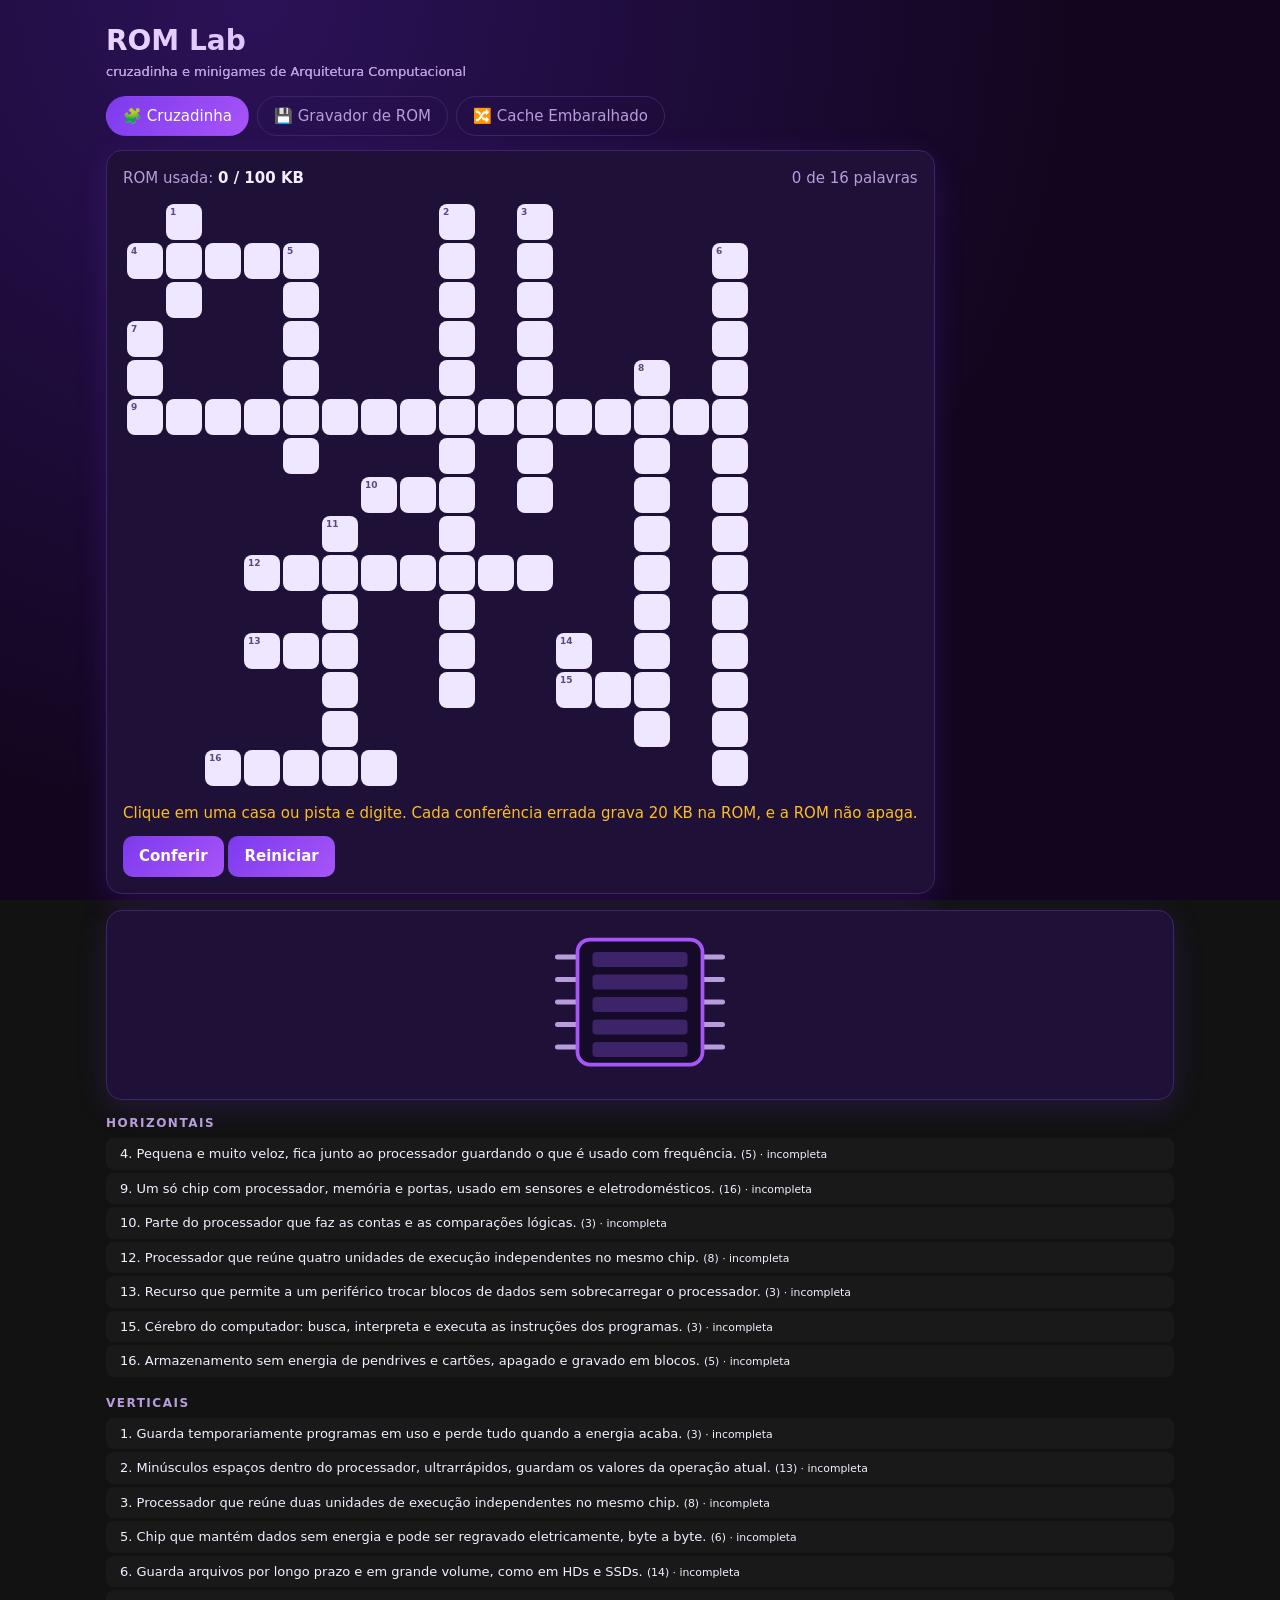
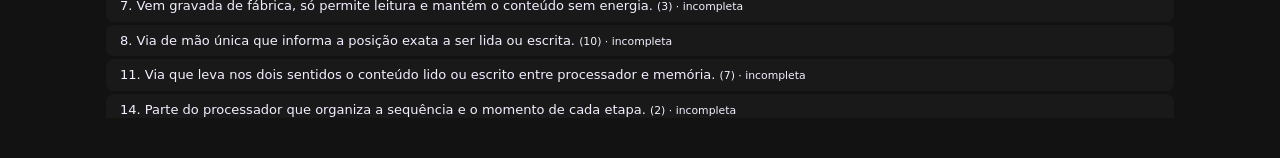
<file: index.html>
<!DOCTYPE html>
<html lang="pt-BR">
<head>
<meta charset="utf-8">
<meta name="viewport" content="width=device-width, initial-scale=1, viewport-fit=cover">
<title>ROM Lab — Arquitetura Computacional</title>
<link rel="stylesheet" href="style.css">
</head>
<body>
<header>
  <h1>ROM Lab <span>cruzadinha e minigames de Arquitetura Computacional</span></h1>
  <nav>
    <button data-t="cz" class="on">🧩 Cruzadinha</button>
    <button data-t="fc">💾 Gravador de ROM</button>
    <button data-t="an">🔀 Cache Embaralhado</button>
  </nav>
</header>
<main>
  <section id="cz">
    <div class="row">
      <div class="pn">
        <div class="stat"><span>ROM usada: <b id="hr"></b></span><span id="sc">0 de 16 palavras</span></div>
        <div id="gridw"><div id="grid" role="grid"></div></div>
        <div class="msg" id="cm">Clique em uma casa ou pista e digite. Cada conferência errada grava 20 KB na ROM, e a ROM não apaga.</div>
        <button class="b" id="chk">Conferir</button> <button class="b" id="rst">Reiniciar</button>
      </div>
      <div class="side">
        <div class="pn chipbox">
          <svg class="fig" id="fig" viewBox="0 0 160 120" aria-label="Capacidade da ROM">
            <path class="pins" d="M14 24H30M14 42H30M14 60H30M14 78H30M14 96H30M130 24H146M130 42H146M130 60H146M130 78H146M130 96H146"/>
            <rect class="chip" x="30" y="10" width="100" height="100" rx="10"/>
            <rect id="p0" x="42" y="20" width="76" height="12" rx="3"/><rect id="p1" x="42" y="38" width="76" height="12" rx="3"/>
            <rect id="p2" x="42" y="56" width="76" height="12" rx="3"/><rect id="p3" x="42" y="74" width="76" height="12" rx="3"/>
            <rect id="p4" x="42" y="92" width="76" height="12" rx="3"/>
          </svg>
        </div>
        <h3>Horizontais</h3><ul class="cl" id="clH"></ul>
        <h3>Verticais</h3><ul class="cl" id="clV"></ul>
      </div>
    </div>
  </section>
  <section id="fc" class="hide"></section>
  <section id="an" class="hide"></section>
</main>
<input id="kb" autocomplete="off" autocapitalize="characters" aria-label="teclado">
<div id="ov" class="ov hide"><div class="pn"><div class="big" id="ovt"></div><p id="ovp"></p><button class="b" id="ovb">OK</button></div></div>
<script src="script.js"></script>
</body>
</html>
</file>
<file: style.css>
/* ROM Lab — tema roxo */
:root {
    --bg1: #12061f;
    --bg2: #2b1258;
    --card: #1e1036;
    --line: #3d2468;
    --tx: #f5eeff;
    --mut: #b79ddb;
    --acc: #a855f7;
    --acc2: #7c3aed;
    --cell: #efe7ff;
    --cellx: #2b1258;
    --ok: #34d399;
    --bad: #fb7185;
    --wr: #fbbf24;
    color-scheme: dark;
    padding-top: env(safe-area-inset-top, 0px);
    padding-bottom: env(safe-area-inset-bottom, 0px)
}

* {
    box-sizing: border-box
}

body {
    margin: 0;
    min-height: 100vh;
    color: var(--tx);
    font: 15px/1.5 "Segoe UI", system-ui, -apple-system, Roboto, sans-serif;
    background: radial-gradient(circle at 20% 0, var(--bg2), var(--bg1) 60%) fixed
}

.hide {
    display: none !important
}

header {
    max-width: 1100px;
    margin: auto;
    padding: 20px 16px 0
}

h1 {
    margin: 0;
    font-size: 28px;
    font-weight: 800;
    background: linear-gradient(90deg, #e9d5ff, var(--acc));
    -webkit-background-clip: text;
    background-clip: text;
    color: transparent
}

h1 span {
    display: block;
    font-size: 13px;
    font-weight: 400;
    color: var(--mut);
    -webkit-text-fill-color: var(--mut)
}

nav {
    display: flex;
    gap: 8px;
    margin-top: 14px;
    flex-wrap: wrap
}

nav button {
    background: transparent;
    color: var(--mut);
    border: 1px solid var(--line);
    padding: 8px 16px;
    border-radius: 999px;
    font: inherit;
    cursor: pointer
}

nav button.on {
    background: linear-gradient(135deg, var(--acc2), var(--acc));
    color: #fff;
    border-color: transparent
}

main {
    max-width: 1100px;
    margin: auto;
    padding: 14px 16px 40px
}

.pn {
    background: var(--card);
    border: 1px solid var(--line);
    border-radius: 16px;
    padding: 16px;
    box-shadow: 0 8px 30px rgba(124, 58, 237, .18)
}

.row {
    display: flex;
    gap: 16px;
    flex-wrap: wrap;
    align-items: flex-start
}

.side {
    flex: 1;
    min-width: 260px
}

.b {
    background: linear-gradient(135deg, var(--acc2), var(--acc));
    color: #fff;
    border: 0;
    padding: 9px 16px;
    border-radius: 10px;
    font: inherit;
    font-weight: 600;
    cursor: pointer
}

.b:hover {
    filter: brightness(1.12)
}

.b:disabled {
    opacity: .35;
    cursor: default;
    filter: none
}

.stat {
    display: flex;
    justify-content: space-between;
    gap: 8px;
    margin-bottom: 10px;
    color: var(--mut)
}

.stat b {
    color: var(--tx)
}

#gridw {
    overflow-x: auto;
    max-width: 100%;
    padding: 4px
}

#grid {
    display: grid;
    gap: 3px;
    width: max-content
}

.c {
    width: 36px;
    height: 36px;
    position: relative;
    background: var(--cell);
    color: var(--cellx);
    border-radius: 8px;
    display: flex;
    align-items: center;
    justify-content: center;
    font-size: 18px;
    font-weight: 700;
    cursor: pointer;
    user-select: none
}

.c.e {
    background: transparent;
    cursor: default
}

.c.hl {
    background: #d6bcff
}

.c.sel {
    background: var(--acc);
    color: #fff;
    box-shadow: 0 0 0 3px #e9d5ff
}

.c.ok {
    background: var(--ok);
    color: #053b28
}

.c.bad {
    background: var(--bad);
    color: #4a0716
}

.c i {
    position: absolute;
    top: 2px;
    left: 4px;
    font-size: 9px;
    font-style: normal;
    font-weight: 600;
    opacity: .75
}

.msg {
    min-height: 22px;
    margin: 12px 0;
    color: var(--wr)
}

.chipbox {
    text-align: center;
    margin-bottom: 6px
}

svg.fig {
    width: 200px;
    height: 150px
}

svg.fig .chip {
    fill: #150a28;
    stroke: var(--acc);
    stroke-width: 3
}

svg.fig .pins {
    stroke: var(--mut);
    stroke-width: 4;
    fill: none;
    stroke-linecap: round
}

svg.fig rect[id] {
    fill: #3d2468
}

svg.fig rect.full {
    fill: var(--bad)
}

h3 {
    margin: 14px 0 6px;
    font-size: 12px;
    color: var(--mut);
    text-transform: uppercase;
    letter-spacing: 1.5px
}

ul.cl {
    list-style: none;
    margin: 0;
    padding: 0;
    max-height: 300px;
    overflow: auto;
    font-size: 13px
}

ul.cl li {
    padding: 6px 10px;
    margin-bottom: 3px;
    border-radius: 8px;
    cursor: pointer;
    border-left: 4px solid transparent;
    background: rgba(255, 255, 255, .03)
}

ul.cl li:hover {
    background: rgba(168, 85, 247, .15)
}

ul.cl li.act {
    border-color: var(--acc);
    background: rgba(168, 85, 247, .25)
}

ul.cl li.ok {
    color: var(--ok)
}

ul.cl li.bad {
    color: var(--bad)
}

ul.cl li.inc {
    color: var(--tx)
}

.prof {
    display: flex;
    gap: 12px;
    align-items: center;
    background: rgba(168, 85, 247, .12);
    border-radius: 12px;
    padding: 10px;
    margin-bottom: 12px
}

.prof .face {
    font-size: 40px;
    line-height: 1
}

.clue {
    font-size: 17px;
    margin: 8px 0 14px
}

.word {
    display: flex;
    gap: 6px;
    flex-wrap: wrap;
    margin: 12px 0
}

.lt {
    width: 36px;
    height: 44px;
    border-radius: 8px;
    background: rgba(255, 255, 255, .06);
    border-bottom: 3px solid var(--acc);
    display: flex;
    align-items: center;
    justify-content: center;
    font-size: 24px;
    font-weight: 700
}

.slot,
.tile {
    width: 42px;
    height: 48px;
    border-radius: 10px;
    font: 700 24px "Segoe UI", system-ui, sans-serif;
    cursor: pointer;
    color: var(--tx)
}

.slot {
    background: transparent;
    border: 2px dashed var(--line)
}

.slot.f {
    border: 2px solid var(--acc);
    background: rgba(168, 85, 247, .2)
}

.tile {
    background: linear-gradient(135deg, var(--acc2), var(--acc));
    border: 0
}

.tile:disabled,
.slot:disabled {
    opacity: .3;
    cursor: default
}

.kb {
    display: flex;
    flex-wrap: wrap;
    gap: 6px;
    margin: 12px 0;
    max-width: 540px
}

.kb button {
    width: 36px;
    height: 38px;
    background: rgba(255, 255, 255, .06);
    color: var(--tx);
    border: 1px solid var(--line);
    border-radius: 8px;
    font: 700 15px "Segoe UI", system-ui, sans-serif;
    cursor: pointer
}

.kb button.h {
    background: var(--ok);
    color: #053b28;
    border-color: var(--ok)
}

.kb button.m {
    background: var(--bad);
    color: #4a0716;
    border-color: var(--bad)
}

.kb button:disabled {
    opacity: .7;
    cursor: default
}

.temp {
    height: 16px;
    background: #150a28;
    border-radius: 999px;
    overflow: hidden;
    margin: 4px 0 10px
}

.temp div {
    height: 100%;
    background: linear-gradient(90deg, var(--acc), var(--bad));
    transition: width .3s
}

input.t {
    background: #150a28;
    border: 1px solid var(--line);
    color: var(--tx);
    padding: 9px 12px;
    font: inherit;
    text-transform: uppercase;
    width: 210px;
    border-radius: 10px
}

#kb {
    position: fixed;
    opacity: 0;
    left: -100px;
    top: 0;
    width: 10px
}

.ov {
    position: fixed;
    inset: 0;
    background: rgba(10, 3, 20, .8);
    display: flex;
    align-items: center;
    justify-content: center;
    z-index: 9
}

.ov .pn {
    max-width: 380px;
    text-align: center
}

.big {
    font-size: 26px;
    font-weight: 800;
    margin: 6px 0
}

@media(max-width:520px) {
    .c {
        width: 26px;
        height: 26px;
        font-size: 14px
    }

    .c i {
        font-size: 7px
    }

    h1 {
        font-size: 23px
    }
}
</file>
